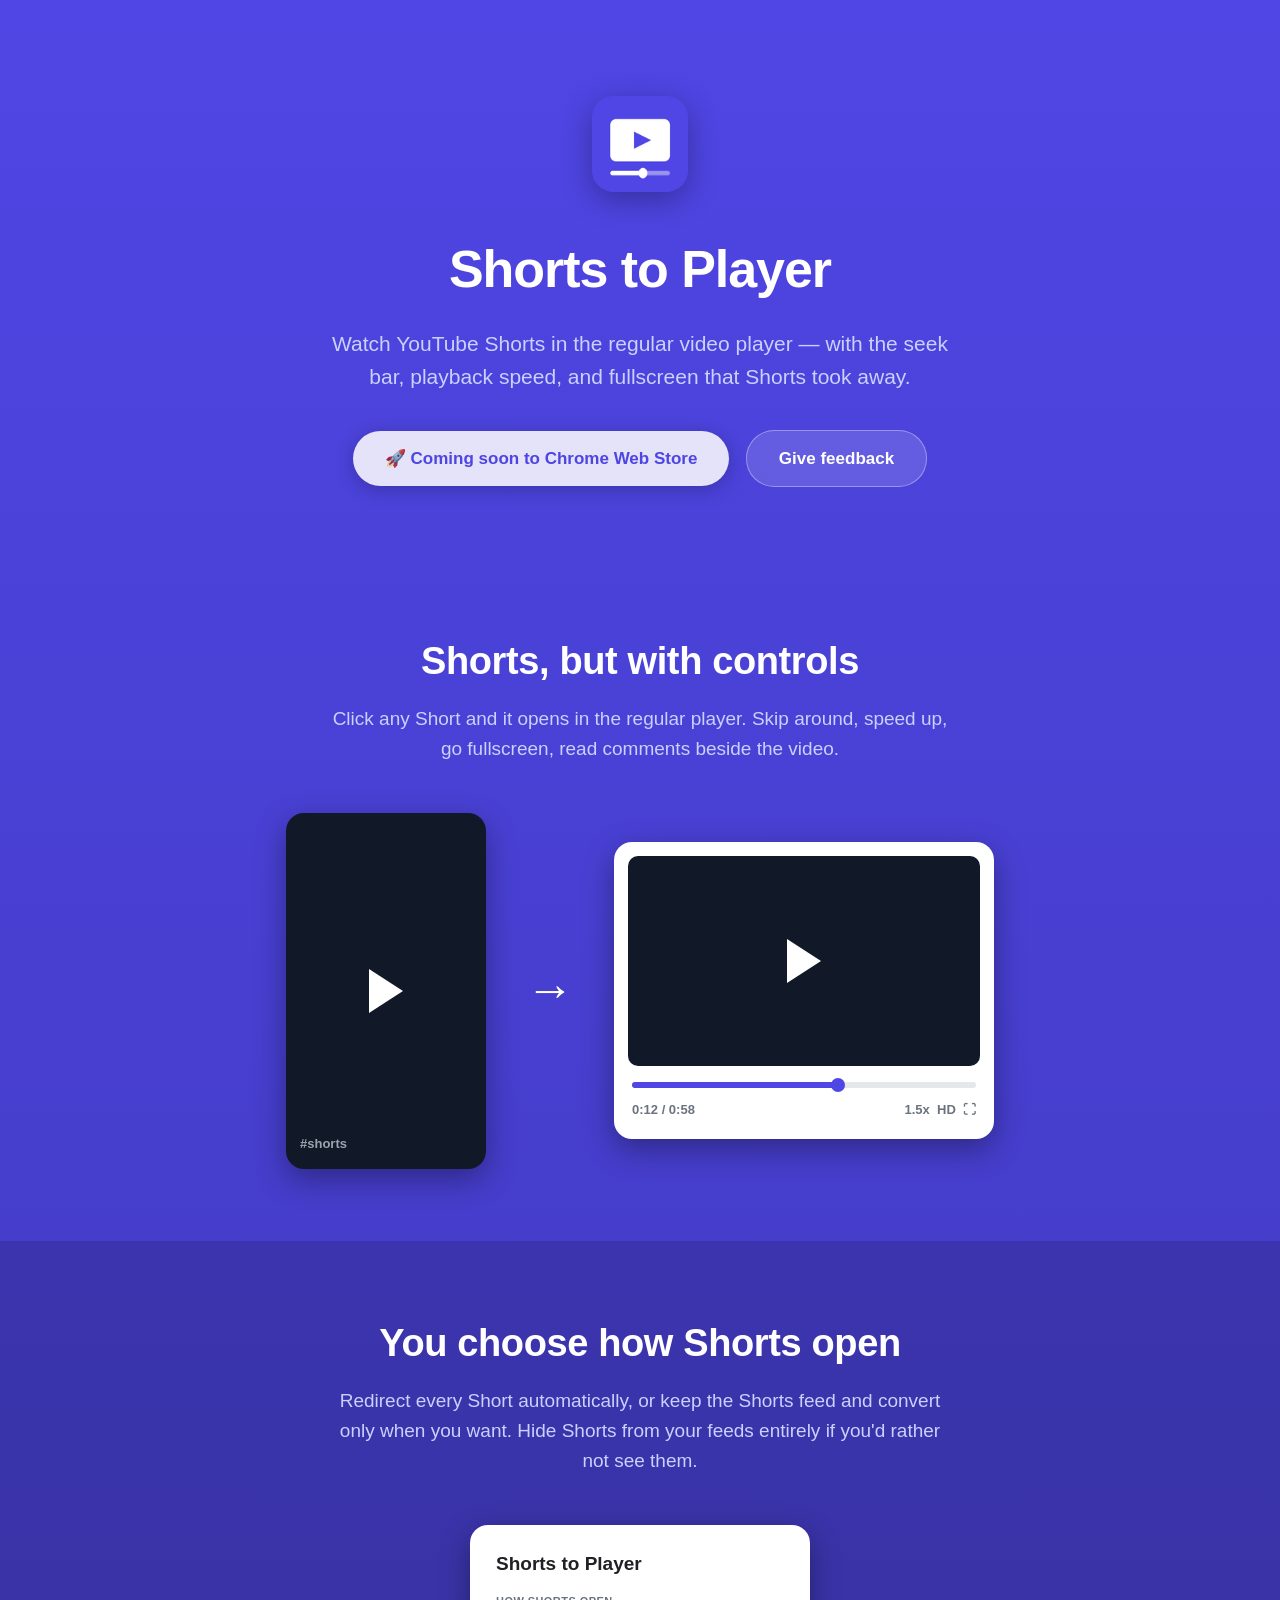
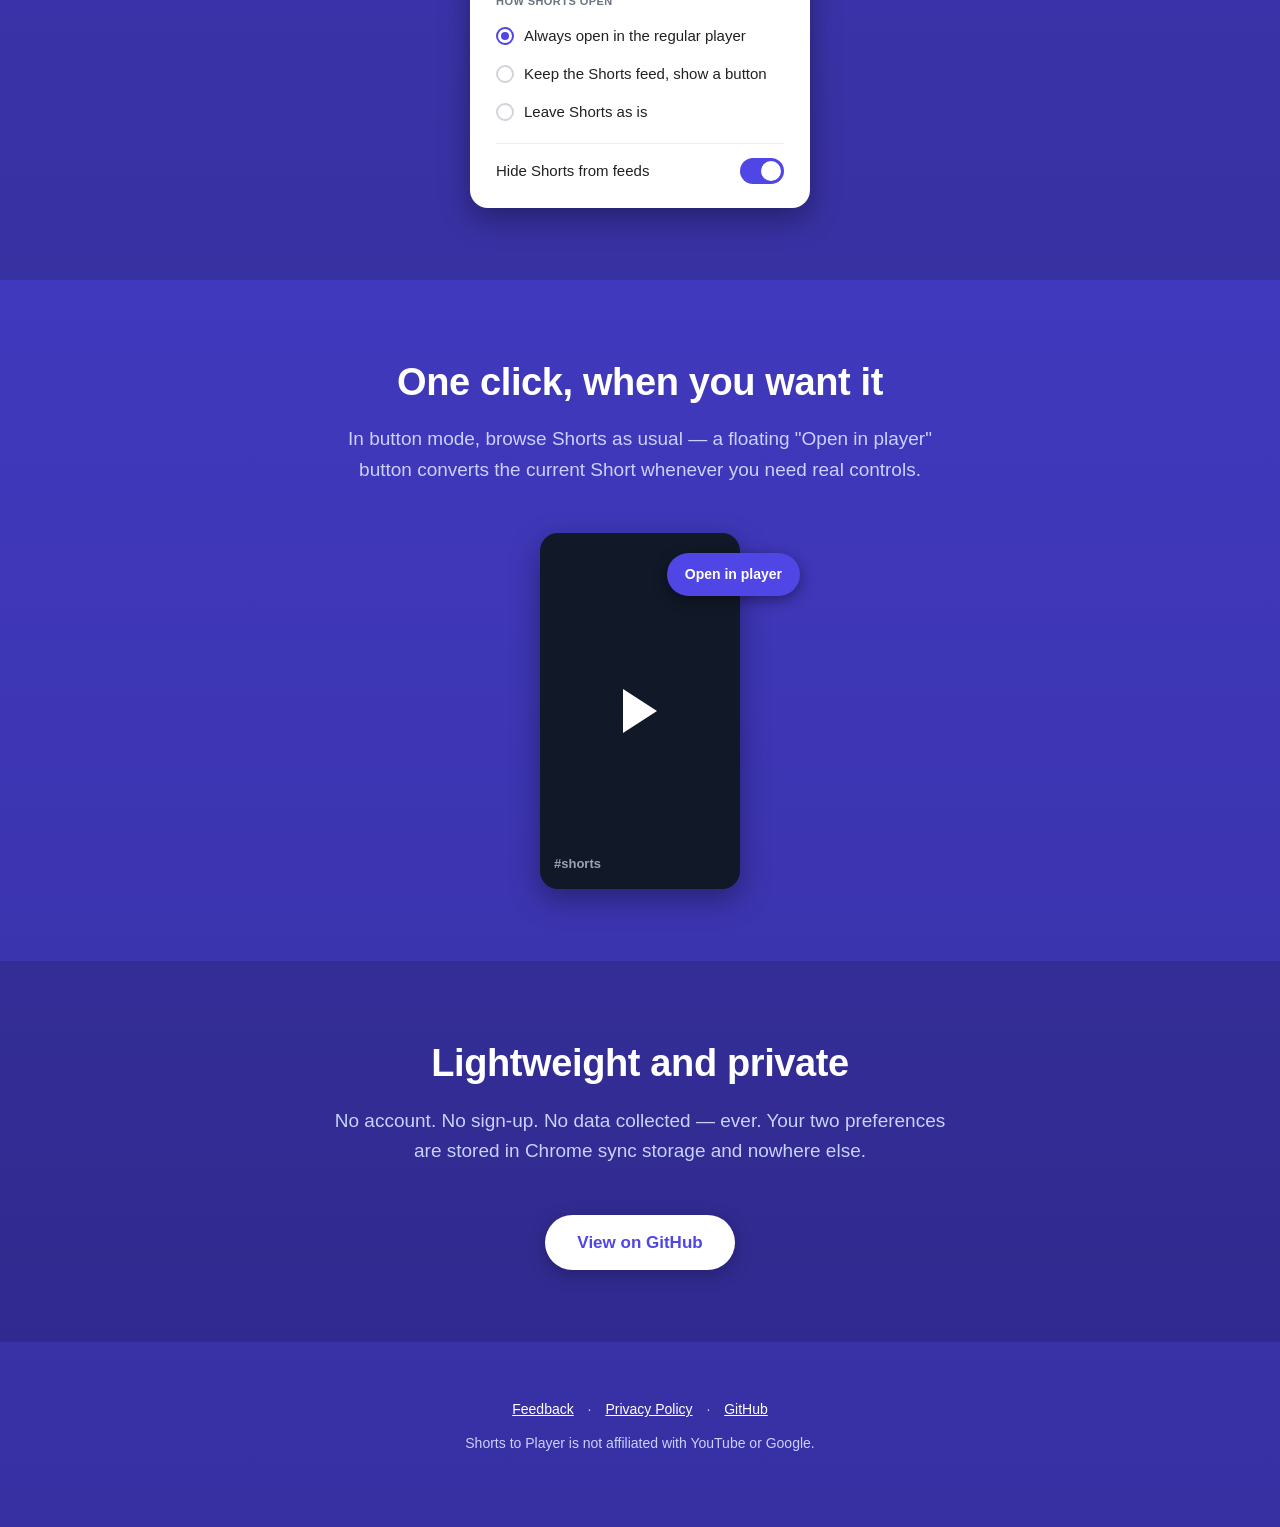
<file: docs/index.html>
<!DOCTYPE html>
<html lang="en">
<head>
  <meta charset="UTF-8" />
  <meta name="viewport" content="width=device-width, initial-scale=1" />
  <title>Shorts to Player — Watch YouTube Shorts in the regular player</title>
  <meta name="description" content="Open YouTube Shorts in the regular video player with seek bar, playback speed, and fullscreen. Optionally hide Shorts from your feed." />
  <link rel="icon" href="icon128.png" />
  <link rel="stylesheet" href="style.css" />
</head>
<body>

  <header class="hero">
    <img class="logo" src="icon128.png" alt="Shorts to Player logo" />
    <h1>Shorts to Player</h1>
    <p class="tagline">Watch YouTube Shorts in the regular video player — with the seek bar, playback speed, and fullscreen that Shorts took away.</p>
    <span class="btn btn-primary" id="install" style="opacity:.85; cursor:default;">🚀 Coming soon to Chrome Web Store</span>
    <a class="btn btn-ghost" href="feedback.html">Give feedback</a>
  </header>

  <section class="feature">
    <div class="wrap">
      <h2>Shorts, but with controls</h2>
      <p class="sub">Click any Short and it opens in the regular player. Skip around, speed up, go fullscreen, read comments beside the video.</p>
      <div class="mock-row">
        <div class="shorts-card">
          <div class="play-tri"></div>
          <span class="tag">#shorts</span>
        </div>
        <div class="arrow">→</div>
        <div class="player-card">
          <div class="screen"><div class="play-tri"></div></div>
          <div class="seek"><div class="prog"></div><div class="head"></div></div>
          <div class="meta"><span>0:12 / 0:58</span><span>1.5x&nbsp;&nbsp;HD&nbsp;&nbsp;⛶</span></div>
        </div>
      </div>
    </div>
  </section>

  <section class="feature">
    <div class="wrap">
      <h2>You choose how Shorts open</h2>
      <p class="sub">Redirect every Short automatically, or keep the Shorts feed and convert only when you want. Hide Shorts from your feeds entirely if you'd rather not see them.</p>
      <div class="popup-card">
        <h3>Shorts to Player</h3>
        <div class="group-label">HOW SHORTS OPEN</div>
        <div class="opt"><span class="radio on"></span> Always open in the regular player</div>
        <div class="opt"><span class="radio"></span> Keep the Shorts feed, show a button</div>
        <div class="opt"><span class="radio"></span> Leave Shorts as is</div>
        <div class="toggle-row"><span>Hide Shorts from feeds</span><span class="switch"></span></div>
      </div>
    </div>
  </section>

  <section class="feature">
    <div class="wrap">
      <h2>One click, when you want it</h2>
      <p class="sub">In button mode, browse Shorts as usual — a floating "Open in player" button converts the current Short whenever you need real controls.</p>
      <div class="mock-row">
        <div class="shorts-card" style="position:relative; overflow:visible;">
          <div class="play-tri"></div>
          <span class="tag">#shorts</span>
          <div class="float-btn">Open in player</div>
        </div>
      </div>
    </div>
  </section>

  <section class="feature">
    <div class="wrap">
      <h2>Lightweight and private</h2>
      <p class="sub">No account. No sign-up. No data collected — ever. Your two preferences are stored in Chrome sync storage and nowhere else.</p>
      <a class="btn btn-primary" href="https://github.com/jaekkang/shorts-to-player">View on GitHub</a>
    </div>
  </section>

  <footer>
    <div class="links">
      <a href="feedback.html">Feedback</a> ·
      <a href="privacy.html">Privacy Policy</a> ·
      <a href="https://github.com/jaekkang/shorts-to-player">GitHub</a>
    </div>
    <div>Shorts to Player is not affiliated with YouTube or Google.</div>
  </footer>

</body>
</html>
</file>
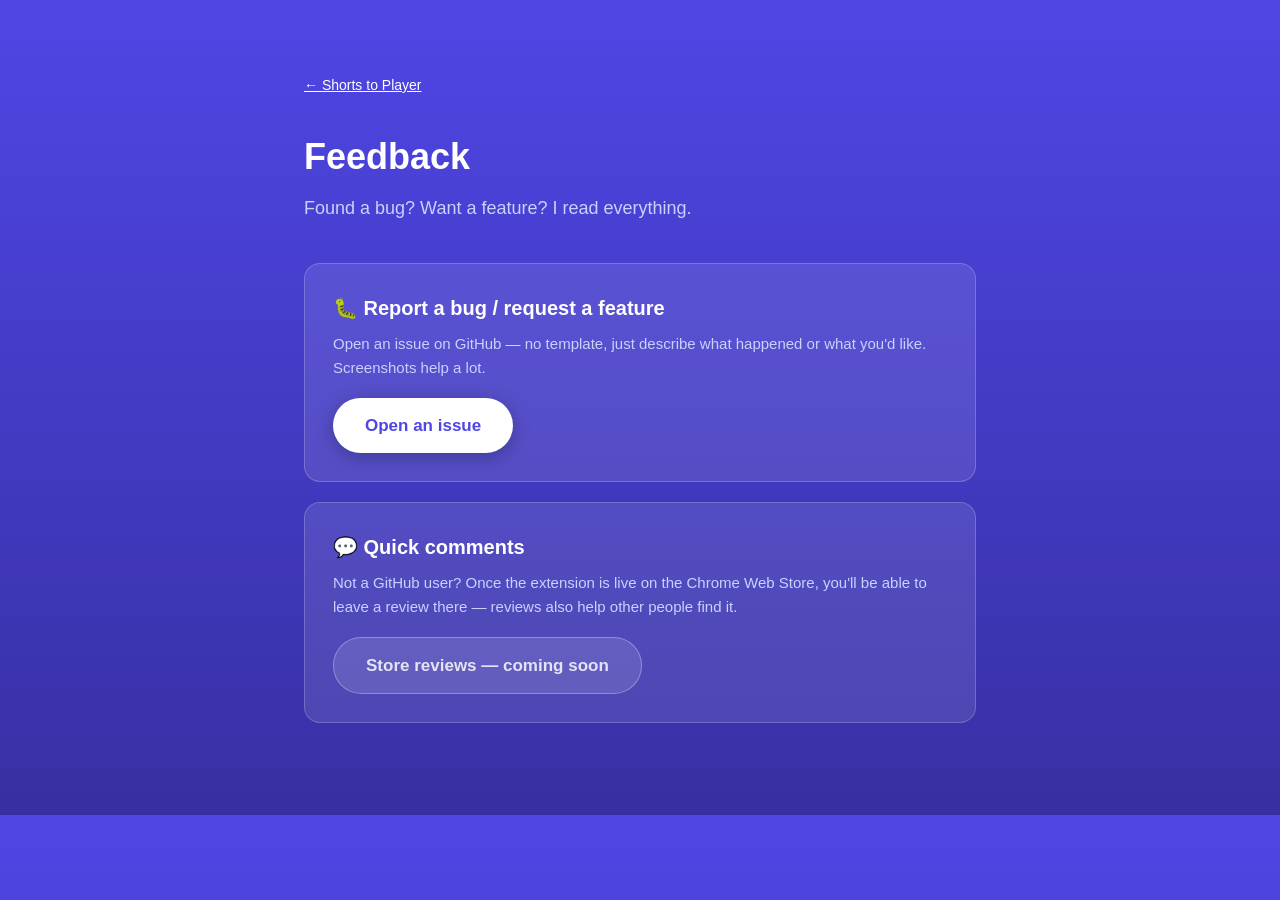
<file: docs/feedback.html>
<!DOCTYPE html>
<html lang="en">
<head>
  <meta charset="UTF-8" />
  <meta name="viewport" content="width=device-width, initial-scale=1" />
  <title>Feedback — Shorts to Player</title>
  <link rel="icon" href="icon128.png" />
  <link rel="stylesheet" href="style.css" />
</head>
<body>
  <div class="page">
    <a class="back" href="index.html">← Shorts to Player</a>
    <h1>Feedback</h1>
    <p class="lead">Found a bug? Want a feature? I read everything.</p>

    <div class="card">
      <h2>🐛 Report a bug / request a feature</h2>
      <p>Open an issue on GitHub — no template, just describe what happened or what you'd like. Screenshots help a lot.</p>
      <a class="btn btn-primary" href="https://github.com/jaekkang/shorts-to-player/issues/new">Open an issue</a>
    </div>

    <div class="card">
      <h2>💬 Quick comments</h2>
      <p>Not a GitHub user? Once the extension is live on the Chrome Web Store, you'll be able to leave a review there — reviews also help other people find it.</p>
      <span class="btn btn-ghost" style="margin-left:0; opacity:.85; cursor:default;">Store reviews — coming soon</span>
    </div>
  </div>
</body>
</html>
</file>
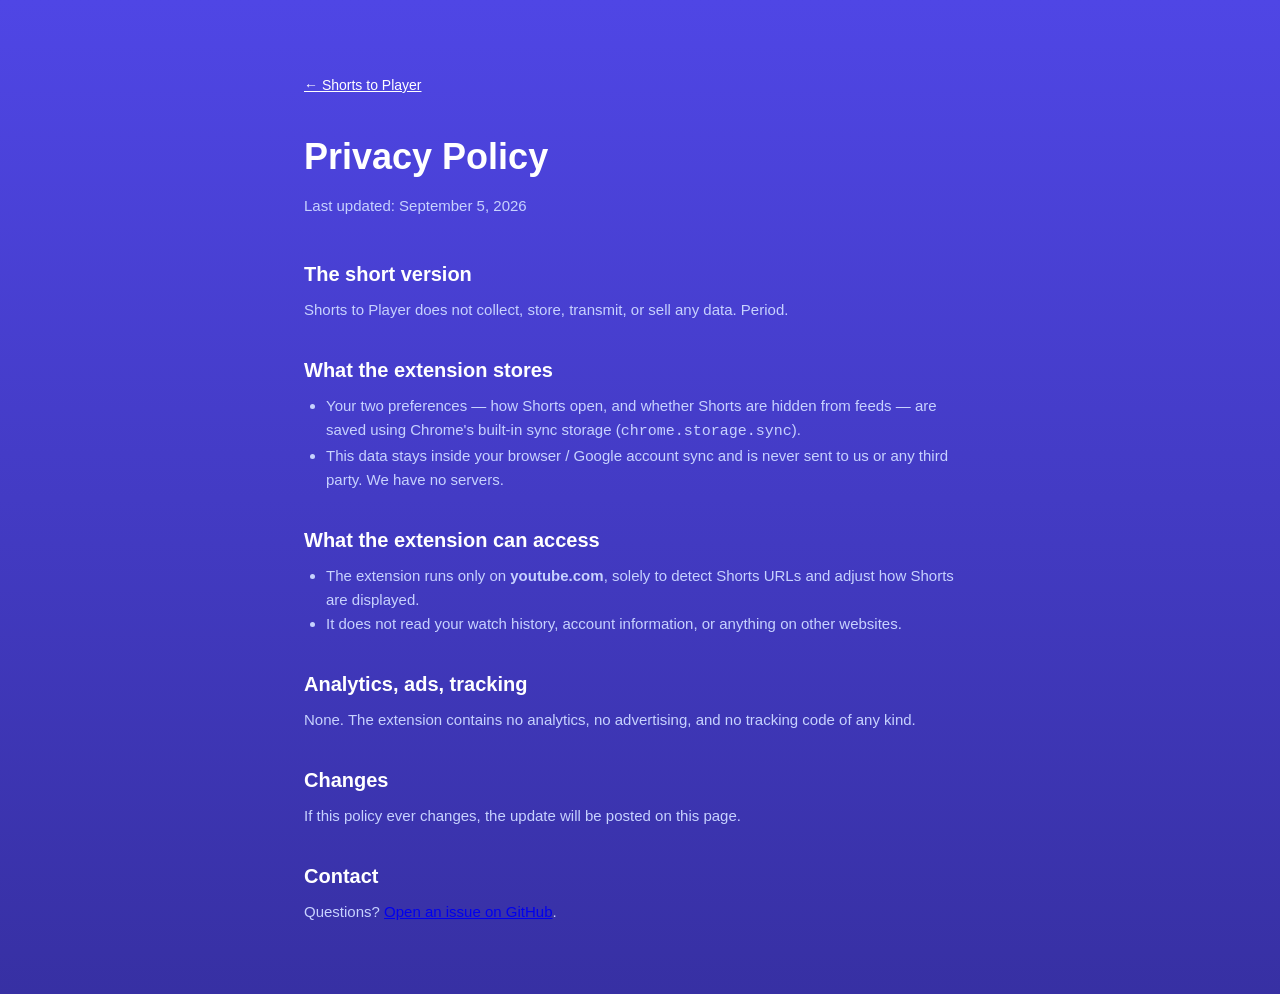
<file: docs/privacy.html>
<!DOCTYPE html>
<html lang="en">
<head>
  <meta charset="UTF-8" />
  <meta name="viewport" content="width=device-width, initial-scale=1" />
  <title>Privacy Policy — Shorts to Player</title>
  <link rel="icon" href="icon128.png" />
  <link rel="stylesheet" href="style.css" />
</head>
<body>
  <div class="page privacy">
    <a class="back" href="index.html">← Shorts to Player</a>
    <h1>Privacy Policy</h1>
    <p class="lead">Last updated: September 5, 2026</p>

    <h2>The short version</h2>
    <p>Shorts to Player does not collect, store, transmit, or sell any data. Period.</p>

    <h2>What the extension stores</h2>
    <ul>
      <li>Your two preferences — how Shorts open, and whether Shorts are hidden from feeds — are saved using Chrome's built-in sync storage (<code>chrome.storage.sync</code>).</li>
      <li>This data stays inside your browser / Google account sync and is never sent to us or any third party. We have no servers.</li>
    </ul>

    <h2>What the extension can access</h2>
    <ul>
      <li>The extension runs only on <strong>youtube.com</strong>, solely to detect Shorts URLs and adjust how Shorts are displayed.</li>
      <li>It does not read your watch history, account information, or anything on other websites.</li>
    </ul>

    <h2>Analytics, ads, tracking</h2>
    <p>None. The extension contains no analytics, no advertising, and no tracking code of any kind.</p>

    <h2>Changes</h2>
    <p>If this policy ever changes, the update will be posted on this page.</p>

    <h2>Contact</h2>
    <p>Questions? <a href="https://github.com/jaekkang/shorts-to-player/issues">Open an issue on GitHub</a>.</p>
  </div>
</body>
</html>
</file>
<file: docs/style.css>
:root {
  --indigo: #4f46e5;
  --indigo-dark: #3730a3;
  --ink: #111827;
  --paper: #ffffff;
  --muted: #c7d2fe;
  --grey: #6b7280;
}

* { margin: 0; padding: 0; box-sizing: border-box; }

body {
  font-family: -apple-system, BlinkMacSystemFont, "Segoe UI", Roboto, sans-serif;
  background: linear-gradient(180deg, #4f46e5 0%, #3730a3 100%);
  color: #fff;
  line-height: 1.6;
}

.wrap {
  max-width: 960px;
  margin: 0 auto;
  padding: 0 24px;
}

header.hero {
  text-align: center;
  padding: 96px 24px 72px;
}

.hero .logo {
  width: 96px;
  height: 96px;
  border-radius: 22px;
  margin-bottom: 28px;
  box-shadow: 0 8px 30px rgba(0, 0, 0, 0.3);
}

.hero h1 {
  font-size: clamp(32px, 6vw, 52px);
  font-weight: 800;
  letter-spacing: -0.02em;
}

.hero p.tagline {
  font-size: clamp(16px, 2.5vw, 21px);
  color: var(--muted);
  margin: 16px auto 36px;
  max-width: 640px;
}

.btn {
  display: inline-block;
  padding: 14px 32px;
  border-radius: 28px;
  font-size: 17px;
  font-weight: 700;
  text-decoration: none;
  transition: transform 0.15s ease, box-shadow 0.15s ease;
}

.btn:hover { transform: translateY(-2px); }

.btn-primary {
  background: #fff;
  color: var(--indigo);
  box-shadow: 0 4px 18px rgba(0, 0, 0, 0.25);
}

.btn-ghost {
  background: rgba(255, 255, 255, 0.14);
  color: #fff;
  border: 1px solid rgba(255, 255, 255, 0.35);
  margin-left: 12px;
}

section.feature {
  padding: 72px 24px;
  text-align: center;
}

section.feature:nth-of-type(even) {
  background: rgba(0, 0, 0, 0.14);
}

.feature h2 {
  font-size: clamp(26px, 4vw, 38px);
  font-weight: 800;
  letter-spacing: -0.01em;
}

.feature p.sub {
  color: var(--muted);
  font-size: clamp(15px, 2vw, 19px);
  margin: 12px auto 48px;
  max-width: 620px;
}

/* ===== mockups ===== */
.mock-row {
  display: flex;
  align-items: center;
  justify-content: center;
  gap: 40px;
  flex-wrap: wrap;
}

.shorts-card {
  width: 200px;
  height: 356px;
  background: var(--ink);
  border-radius: 18px;
  position: relative;
  display: flex;
  align-items: center;
  justify-content: center;
  box-shadow: 0 10px 30px rgba(0, 0, 0, 0.35);
}

.shorts-card .tag {
  position: absolute;
  bottom: 14px;
  left: 14px;
  color: #9ca3af;
  font-size: 13px;
  font-weight: 700;
}

.play-tri {
  width: 0;
  height: 0;
  border-top: 22px solid transparent;
  border-bottom: 22px solid transparent;
  border-left: 34px solid #fff;
}

.arrow {
  font-size: 48px;
  font-weight: 800;
}

.player-card {
  width: 380px;
  max-width: 90vw;
  background: #fff;
  border-radius: 18px;
  padding: 14px;
  box-shadow: 0 10px 30px rgba(0, 0, 0, 0.35);
}

.player-card .screen {
  background: var(--ink);
  border-radius: 10px;
  height: 210px;
  display: flex;
  align-items: center;
  justify-content: center;
}

.player-card .seek {
  margin: 16px 4px 8px;
  height: 6px;
  border-radius: 3px;
  background: #e5e7eb;
  position: relative;
}

.player-card .seek .prog {
  width: 60%;
  height: 100%;
  border-radius: 3px;
  background: var(--indigo);
}

.player-card .seek .head {
  position: absolute;
  left: 60%;
  top: 50%;
  transform: translate(-50%, -50%);
  width: 14px;
  height: 14px;
  border-radius: 50%;
  background: var(--indigo);
}

.player-card .meta {
  display: flex;
  justify-content: space-between;
  color: var(--grey);
  font-size: 13px;
  font-weight: 600;
  padding: 4px;
}

/* popup mockup */
.popup-card {
  width: 340px;
  max-width: 90vw;
  margin: 0 auto;
  background: #fff;
  color: #202124;
  border-radius: 18px;
  padding: 24px 26px;
  text-align: left;
  box-shadow: 0 10px 30px rgba(0, 0, 0, 0.35);
}

.popup-card h3 { font-size: 19px; margin-bottom: 14px; }

.popup-card .group-label {
  font-size: 11px;
  font-weight: 700;
  color: var(--grey);
  letter-spacing: 0.04em;
  margin-bottom: 6px;
}

.popup-card .opt {
  display: flex;
  align-items: center;
  gap: 10px;
  padding: 7px 0;
  font-size: 15px;
}

.radio {
  width: 18px;
  height: 18px;
  border-radius: 50%;
  border: 2.5px solid #d1d5db;
  flex-shrink: 0;
}

.radio.on {
  border-color: var(--indigo);
  position: relative;
}

.radio.on::after {
  content: "";
  position: absolute;
  inset: 3px;
  border-radius: 50%;
  background: var(--indigo);
}

.popup-card .toggle-row {
  display: flex;
  justify-content: space-between;
  align-items: center;
  border-top: 1px solid #eee;
  margin-top: 12px;
  padding-top: 14px;
  font-size: 15px;
}

.switch {
  width: 44px;
  height: 26px;
  border-radius: 13px;
  background: var(--indigo);
  position: relative;
  flex-shrink: 0;
}

.switch::after {
  content: "";
  position: absolute;
  top: 3px;
  right: 3px;
  width: 20px;
  height: 20px;
  border-radius: 50%;
  background: #fff;
}

/* floating button mockup */
.float-btn {
  position: absolute;
  top: 20px;
  right: -60px;
  background: var(--indigo);
  color: #fff;
  font-size: 14px;
  font-weight: 700;
  padding: 10px 18px;
  border-radius: 22px;
  box-shadow: 0 4px 14px rgba(0, 0, 0, 0.4);
  white-space: nowrap;
}

@media (max-width: 560px) {
  .float-btn { right: -20px; }
}

footer {
  text-align: center;
  padding: 56px 24px 72px;
  color: var(--muted);
  font-size: 14px;
}

footer a { color: #fff; }

footer .links { margin-bottom: 12px; }

footer .links a { margin: 0 10px; }

/* feedback / privacy pages */
.page {
  max-width: 720px;
  margin: 0 auto;
  padding: 72px 24px;
}

.page h1 { font-size: 36px; font-weight: 800; margin-bottom: 8px; }

.page p.lead { color: var(--muted); font-size: 18px; margin-bottom: 40px; }

.card {
  background: rgba(255, 255, 255, 0.1);
  border: 1px solid rgba(255, 255, 255, 0.2);
  border-radius: 16px;
  padding: 28px;
  margin-bottom: 20px;
}

.card h2 { font-size: 20px; margin-bottom: 8px; }

.card p { color: var(--muted); font-size: 15px; margin-bottom: 18px; }

.page.privacy h2 { font-size: 20px; margin: 32px 0 8px; }

.page.privacy p, .page.privacy li { color: var(--muted); font-size: 15px; }

.page.privacy ul { padding-left: 22px; }

.back { display: inline-block; margin-bottom: 32px; color: #fff; font-size: 14px; }
</file>
